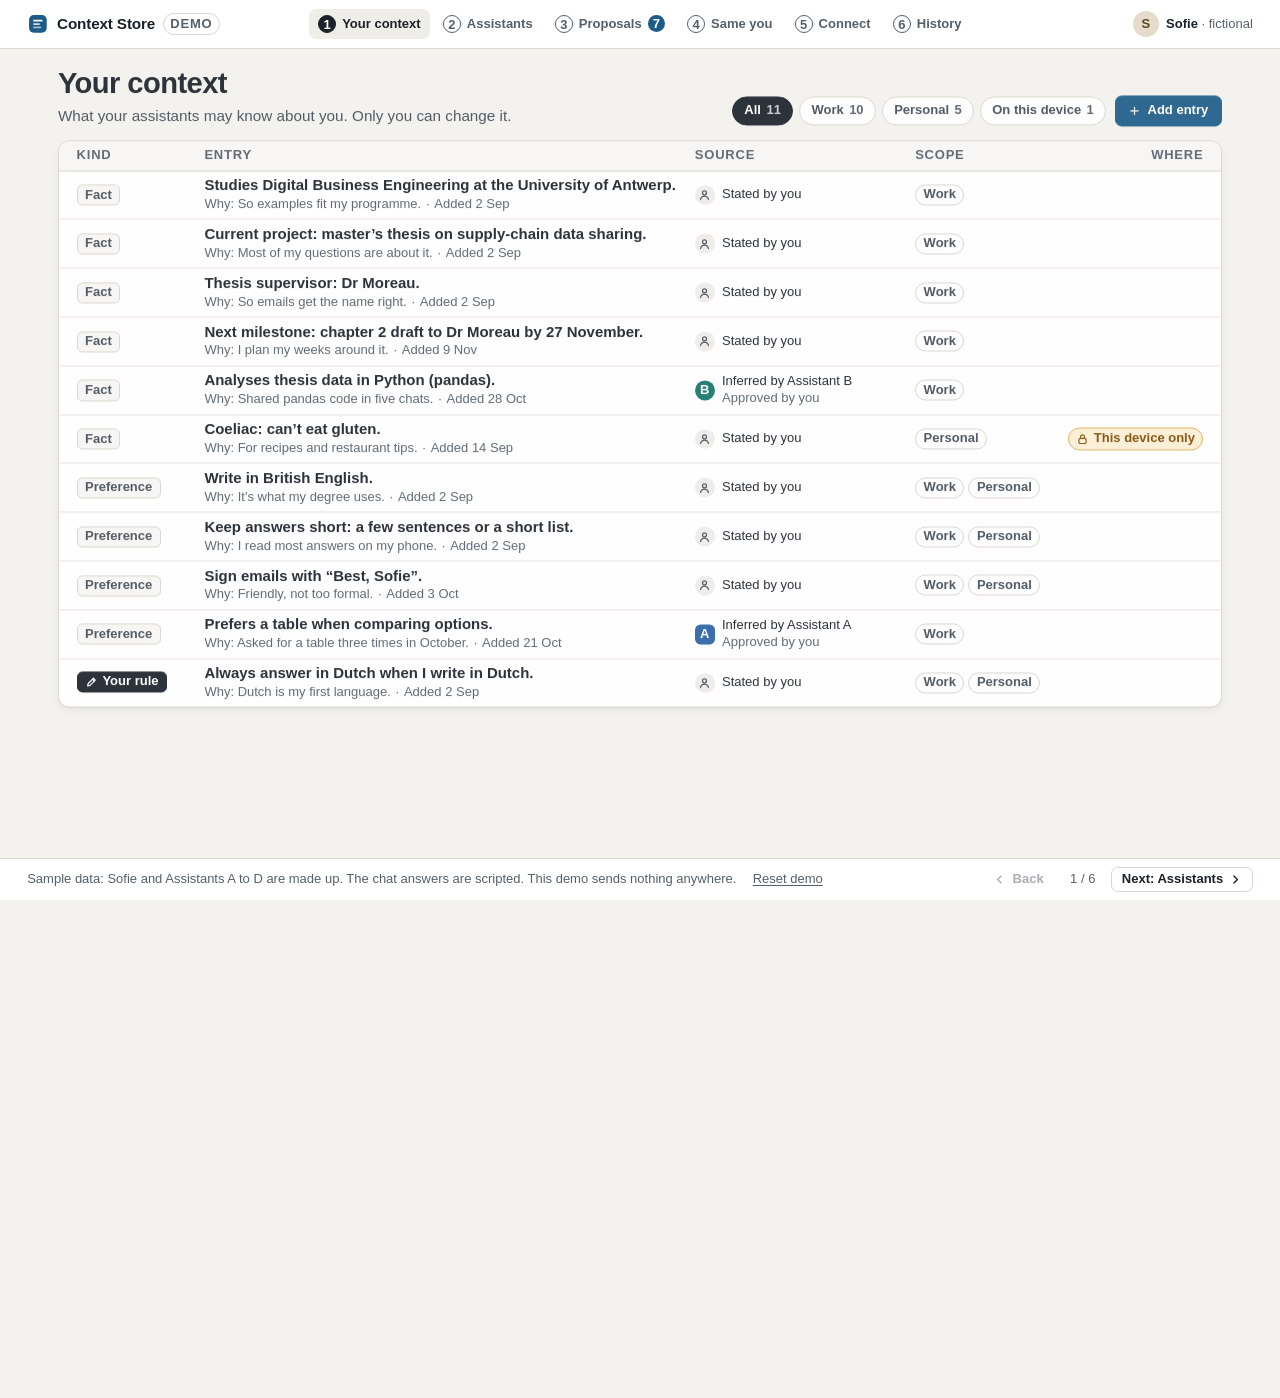
<file: index.html>
<!doctype html>
<html lang="en">
<head>
  <meta charset="utf-8">
  <meta name="viewport" content="width=device-width, initial-scale=1">
  <title>Context Store demo</title>
  <meta http-equiv="refresh" content="0; url=app/">
  <style>
    body { font: 18px/1.5 -apple-system, BlinkMacSystemFont, "Segoe UI", Roboto, sans-serif; margin: 3rem auto; max-width: 40rem; padding: 0 1rem; color: #1f2328; background: #f6f5f2; }
    a { color: #1f5f99; }
  </style>
</head>
<body>
  <p>Opening the demo… If nothing happens, <a href="app/">open it here</a>.</p>
</body>
</html>
</file>
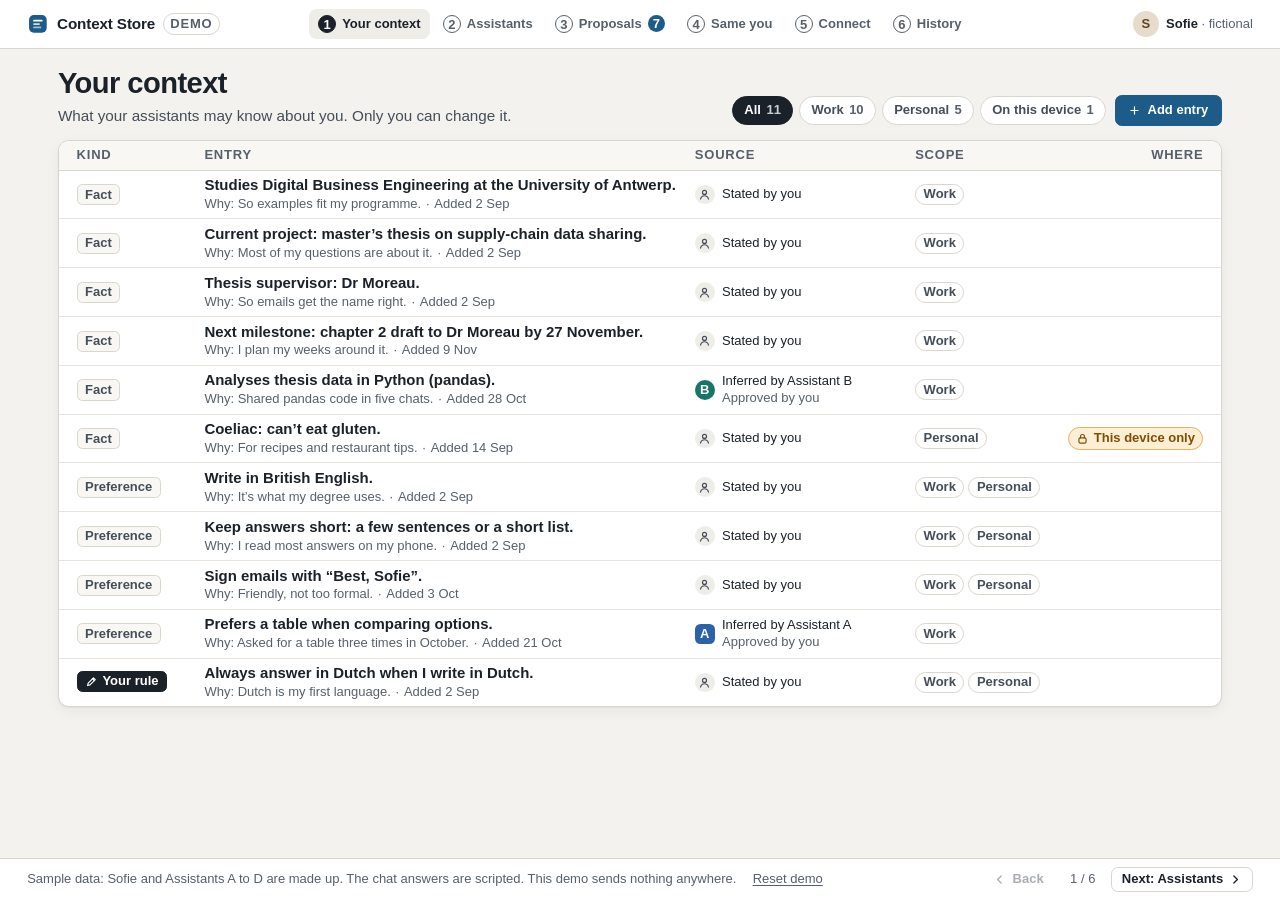
<file: app/index.html>
<!doctype html>
<html lang="en-GB">
<head>
  <meta charset="utf-8">
  <meta name="viewport" content="width=device-width, initial-scale=1">
  <title>Context Store: demo</title>
  <meta name="description" content="A demo of a context store that the user holds: assistants read it, may only propose changes, and the user approves each one.">
  <link rel="stylesheet" href="css/app.css">
</head>
<body>
  <div class="app">
    <header class="topbar">
      <div class="brand">
        <svg class="brand-mark" viewBox="0 0 32 32" aria-hidden="true">
          <rect x="3" y="3" width="26" height="26" rx="7" fill="currentColor"/>
          <rect x="9" y="10" width="14" height="2.6" rx="1.3" fill="#fff"/>
          <rect x="9" y="15" width="10" height="2.6" rx="1.3" fill="#fff" opacity="0.8"/>
          <rect x="9" y="20" width="12" height="2.6" rx="1.3" fill="#fff" opacity="0.6"/>
        </svg>
        <span>Context Store</span>
        <span class="tag">Demo</span>
      </div>
      <nav class="steps" id="steps" aria-label="Demo screens"></nav>
      <div class="who">
        <span class="avatar" aria-hidden="true">S</span>
        <span>Sofie <small>· fictional</small></span>
      </div>
    </header>

    <main class="stage" id="stage" tabindex="-1"></main>

    <footer class="presenter">
      <div class="note">
        <span>Sample data: Sofie and Assistants A to D are made up. The chat answers are scripted. This demo sends nothing anywhere.</span>
        <button class="link-btn" type="button" id="reset">Reset demo</button>
      </div>
      <div class="pager">
        <button class="btn btn-sm btn-quiet" type="button" id="prev" aria-label="Previous screen">
          <svg class="icon" viewBox="0 0 20 20" aria-hidden="true"><path d="M12.5 4.5 7 10l5.5 5.5" fill="none" stroke="currentColor" stroke-width="2" stroke-linecap="round" stroke-linejoin="round"/></svg>
          Back
        </button>
        <span class="pos" id="pos">1 / 6</span>
        <button class="btn btn-sm" type="button" id="next">
          <span id="next-label">Next</span>
          <svg class="icon" viewBox="0 0 20 20" aria-hidden="true"><path d="M7.5 4.5 13 10l-5.5 5.5" fill="none" stroke="currentColor" stroke-width="2" stroke-linecap="round" stroke-linejoin="round"/></svg>
        </button>
      </div>
    </footer>
  </div>

  <div id="toast" role="status" aria-live="polite"></div>
  <dialog id="dialog" aria-labelledby="dlg-title"></dialog>

  <script src="js/data.js"></script>
  <script src="js/firewall.js"></script>
  <script src="js/story.js"></script>
  <script src="js/app.js"></script>
</body>
</html>
</file>
<file: app/css/app.css>
/* Context Store demo. One light theme, made for projectors.
   Every size is in rem, and the root size follows the viewport, so the layout
   keeps its proportions at 1920x1080, 1366x768 and anything in between. */

:root {
  --bg: #f3f2ee;
  --surface: #ffffff;
  --surface-2: #f8f7f4;
  --surface-3: #efede8;
  --ink: #1b2129;
  --ink-2: #444e59;
  --ink-3: #56606b;
  --line: #d9d6ce;
  --line-2: #e7e4dd;

  --accent: #1d5c88;
  --accent-hover: #174d73;
  --accent-soft: #e5eef5;
  --accent-line: #b9cfe0;

  --ok: #1b6640;
  --ok-soft: #e2f0e7;
  --ok-line: #a9d2b8;
  --warn: #7f4d00;
  --warn-soft: #fcefd6;
  --warn-line: #e2b25c;
  --bad: #9e2a22;
  --bad-soft: #fae6e3;
  --bad-line: #e0a29b;

  --a: #2c62a6;
  --b: #187568;
  --c: #8a5726;
  --d: #5a6628;

  --radius: 0.8rem;
  --radius-sm: 0.5rem;
  --shadow: 0 1px 2px rgba(27, 33, 41, 0.05), 0 4px 14px rgba(27, 33, 41, 0.05);
  --shadow-lg: 0 10px 40px rgba(27, 33, 41, 0.18);
  --font: -apple-system, BlinkMacSystemFont, "Segoe UI", Inter, Roboto, "Helvetica Neue", Arial, sans-serif;
  --mono: ui-monospace, "SF Mono", Menlo, Consolas, monospace;
}

* { box-sizing: border-box; }

html {
  font-size: clamp(12px, min(1.0625vw, 1.95vh), 26px);
  -webkit-text-size-adjust: 100%;
}

/* Small windows (laptop projectors): root is ~14.5px there, so labels would fall under 13px.
   Text gets a 10% boost and a 13px floor; at 1920x1080 --t is 1 and the floor never applies. */
:root { --t: 1; }
@media (max-width: 1700px), (max-height: 900px) {
  :root { --t: 1.1; }
  .entries-head, .entry { grid-template-columns: 8.2rem minmax(0, 1fr) 15rem 10.5rem 11rem; }
  .lock-btn { white-space: nowrap; }
}

body {
  margin: 0;
  background: var(--bg);
  color: var(--ink);
  font-family: var(--font);
  font-size: max(13px, calc(1rem * var(--t)));
  line-height: 1.4;
  -webkit-font-smoothing: antialiased;
  font-feature-settings: "kern";
}

button, input, select, textarea { font: inherit; color: inherit; }
button { cursor: pointer; }
[hidden] { display: none !important; }

:focus-visible {
  outline: 3px solid var(--accent);
  outline-offset: 2px;
  border-radius: 0.35rem;
}

.sr-only {
  position: absolute; width: 1px; height: 1px; padding: 0; margin: -1px;
  overflow: hidden; clip: rect(0, 0, 0, 0); white-space: nowrap; border: 0;
}

.icon { width: 1em; height: 1em; flex: none; vertical-align: -0.14em; }

/* ---------- Frame ---------- */

.app {
  height: 100vh;
  display: grid;
  grid-template-rows: auto 1fr auto;
}

.topbar {
  display: grid;
  grid-template-columns: 1fr auto 1fr;
  align-items: center;
  gap: 1.5rem;
  padding: 0 2rem;
  height: 3.6rem;
  background: var(--surface);
  border-bottom: 1px solid var(--line);
}

.brand { display: flex; align-items: center; gap: 0.6rem; font-weight: 700; font-size: max(13px, calc(1.02rem * var(--t))); letter-spacing: -0.01em; }
.brand-mark { width: 1.6rem; height: 1.6rem; color: var(--accent); }
.tag {
  font-size: max(13px, calc(0.7rem * var(--t))); font-weight: 650; letter-spacing: 0.06em; text-transform: uppercase;
  color: var(--ink-3); border: 1px solid var(--line); border-radius: 999px; padding: 0.08rem 0.45rem;
}

.steps { display: flex; gap: 0.25rem; }
.step {
  display: flex; align-items: center; gap: 0.45rem;
  border: 0; background: transparent; color: var(--ink-3);
  padding: 0.45rem 0.7rem; border-radius: 0.55rem;
  font-size: max(13px, calc(0.8rem * var(--t))); font-weight: 600; white-space: nowrap;
}
.step:hover { background: var(--surface-2); color: var(--ink); }
.step .num {
  display: inline-grid; place-items: center;
  width: 1.3rem; height: 1.3rem; border-radius: 999px;
  border: 1.5px solid currentColor; font-size: max(13px, calc(0.7rem * var(--t))); font-weight: 700;
  font-variant-numeric: tabular-nums;
}
.step[aria-current="step"] { color: var(--ink); background: var(--surface-3); }
.step[aria-current="step"] .num { background: var(--ink); border-color: var(--ink); color: #fff; }
.step .count {
  min-width: 1.25rem; height: 1.25rem; padding: 0 0.35rem; border-radius: 999px;
  display: inline-grid; place-items: center;
  background: var(--accent); color: #fff; font-size: max(13px, calc(0.72rem * var(--t))); font-weight: 700;
}

.who { justify-self: end; display: flex; align-items: center; gap: 0.55rem; font-weight: 600; font-size: max(13px, calc(0.86rem * var(--t))); }
.who small { color: var(--ink-3); font-weight: 500; font-size: max(13px, calc(0.8rem * var(--t))); }
.avatar {
  width: 1.9rem; height: 1.9rem; border-radius: 999px;
  display: grid; place-items: center;
  background: #e7dccb; color: #5b4523; font-weight: 700; font-size: max(13px, calc(0.86rem * var(--t)));
}

.stage { overflow: auto; outline: none; }
.screen {
  max-width: 90rem; margin: 0 auto;
  padding: 1.3rem 2.2rem 1.1rem;
  min-height: 100%;
  display: flex; flex-direction: column;
}
.screen.enter { animation: enter 0.24s ease-out; }
@keyframes enter { from { opacity: 0; transform: translateY(0.4rem); } to { opacity: 1; transform: none; } }

.screen-head {
  display: flex; align-items: flex-end; justify-content: space-between; gap: 2rem;
  margin-bottom: 1rem;
}
.screen-head h1 { margin: 0; font-size: max(13px, calc(1.95rem * var(--t))); line-height: 1.12; letter-spacing: -0.02em; font-weight: 700; }
.screen-head p { margin: 0.4rem 0 0; color: var(--ink-2); font-size: max(13px, calc(1.02rem * var(--t))); }
.head-actions { display: flex; align-items: center; gap: 0.6rem; flex-wrap: wrap; justify-content: flex-end; }

.presenter {
  display: flex; align-items: center; justify-content: space-between; gap: 1.5rem;
  padding: 0 2rem; height: 3.1rem;
  border-top: 1px solid var(--line); background: var(--surface);
  font-size: max(13px, calc(0.82rem * var(--t))); color: var(--ink-3);
}
.presenter .note { display: flex; align-items: center; gap: 0.9rem; }
.pager { display: flex; align-items: center; gap: 0.6rem; }
.pager .pos { font-variant-numeric: tabular-nums; min-width: 3rem; text-align: center; }
.link-btn { border: 0; background: none; padding: 0.2rem 0.3rem; color: var(--ink-3); text-decoration: underline; text-underline-offset: 0.18em; font-size: max(13px, calc(0.82rem * var(--t))); }
.link-btn:hover { color: var(--ink); }

/* ---------- Buttons, chips, switches ---------- */

.btn {
  display: inline-flex; align-items: center; justify-content: center; gap: 0.45rem;
  height: 2.3rem; padding: 0 0.95rem; border-radius: var(--radius-sm);
  border: 1px solid var(--line); background: var(--surface); color: var(--ink);
  font-size: max(13px, calc(0.86rem * var(--t))); font-weight: 600; white-space: nowrap;
  transition: background 0.12s, border-color 0.12s;
}
.btn:hover { background: var(--surface-2); border-color: #c9c5bb; }
.btn:disabled { opacity: 0.45; cursor: not-allowed; }
.btn-primary { background: var(--accent); border-color: var(--accent); color: #fff; }
.btn-primary:hover { background: var(--accent-hover); border-color: var(--accent-hover); }
.btn-danger { color: var(--bad); border-color: var(--bad-line); }
.btn-danger:hover { background: var(--bad-soft); border-color: var(--bad); }
.btn-solid-danger { background: var(--bad); border-color: var(--bad); color: #fff; }
.btn-solid-danger:hover { background: #87231c; }
.btn-quiet { border-color: transparent; background: transparent; color: var(--ink-2); }
.btn-quiet:hover { background: var(--surface-3); border-color: transparent; }
.btn-sm { height: 1.9rem; padding: 0 0.7rem; font-size: max(13px, calc(0.78rem * var(--t))); }
.btn-lg { height: 2.7rem; padding: 0 1.3rem; font-size: max(13px, calc(0.95rem * var(--t))); }

.chip {
  display: inline-flex; align-items: center; gap: 0.32rem;
  height: 1.55rem; padding: 0 0.55rem; border-radius: 999px;
  border: 1px solid var(--line); background: var(--surface);
  font-size: max(13px, calc(0.78rem * var(--t))); font-weight: 600; color: var(--ink-2); white-space: nowrap;
}
.chip-kind { border-radius: 0.4rem; background: var(--surface-2); }
.chip-rule { background: var(--ink); border-color: var(--ink); color: #fff; }
.chip-ok { background: var(--ok-soft); border-color: var(--ok-line); color: var(--ok); }
.chip-warn { background: var(--warn-soft); border-color: var(--warn-line); color: var(--warn); }
.chip-bad { background: var(--bad-soft); border-color: var(--bad-line); color: var(--bad); }
.chip-info { background: var(--accent-soft); border-color: var(--accent-line); color: var(--accent); }
.chip-lock { background: var(--warn-soft); border-color: var(--warn-line); color: var(--warn); }

.filters { display: flex; gap: 0.4rem; }
.filter {
  height: 2.1rem; padding: 0 0.85rem; border-radius: 999px;
  border: 1px solid var(--line); background: var(--surface); color: var(--ink-2);
  font-size: max(13px, calc(0.82rem * var(--t))); font-weight: 600; display: inline-flex; align-items: center; gap: 0.4rem;
}
.filter b { font-weight: 700; color: var(--ink-3); font-variant-numeric: tabular-nums; }
.filter[aria-pressed="true"] { background: var(--ink); border-color: var(--ink); color: #fff; }
.filter[aria-pressed="true"] b { color: #c9ced4; }

.switch { position: relative; display: inline-flex; align-items: center; gap: 0.6rem; cursor: pointer; font-size: max(13px, calc(0.86rem * var(--t))); }
.switch input { position: absolute; opacity: 0; width: 1px; height: 1px; }
.switch .track {
  width: 2.3rem; height: 1.3rem; border-radius: 999px; background: #c5c1b7;
  position: relative; transition: background 0.15s; flex: none;
}
.switch .track::after {
  content: ""; position: absolute; top: 0.15rem; left: 0.15rem;
  width: 1rem; height: 1rem; border-radius: 999px; background: #fff;
  box-shadow: 0 1px 2px rgba(0, 0, 0, 0.25); transition: transform 0.15s;
}
.switch input:checked + .track { background: var(--ok); }
.switch input:checked + .track::after { transform: translateX(1rem); }
.switch input:focus-visible + .track { outline: 3px solid var(--accent); outline-offset: 2px; }
.switch input:disabled + .track { background: var(--line-2); }
.switch input:disabled ~ .switch-label { color: var(--ink-3); }

/* Assistant marks: plain letters, not logos */
.mark {
  width: 2rem; height: 2rem; border-radius: 0.55rem; flex: none;
  display: grid; place-items: center;
  color: #fff; font-weight: 700; font-size: max(13px, calc(0.95rem * var(--t))); letter-spacing: -0.02em;
}
.mark-sm { width: 1.45rem; height: 1.45rem; border-radius: 0.4rem; font-size: max(13px, calc(0.72rem * var(--t))); }
.mark-lg { width: 2.8rem; height: 2.8rem; border-radius: 0.75rem; font-size: max(13px, calc(1.25rem * var(--t))); }
.mark-assistant-a { background: var(--a); }
.mark-assistant-b { background: var(--b); border-radius: 999px; }
.mark-assistant-c { background: var(--c); }
.mark-assistant-d { background: var(--d); border-radius: 999px; }
.mark-user { background: #e7dccb; color: #5b4523; border-radius: 999px; }

.card {
  background: var(--surface); border: 1px solid var(--line);
  border-radius: var(--radius); box-shadow: var(--shadow);
}

/* ---------- 1. Your context ---------- */


.entries { overflow: hidden; }
.entries-head, .entry {
  display: grid;
  grid-template-columns: 8.2rem minmax(0, 1fr) 15rem 10.5rem 9.5rem;
  align-items: center; column-gap: 1.2rem;
  padding: 0 1.3rem;
}
.entries-head {
  height: 2.2rem; background: var(--surface-2); border-bottom: 1px solid var(--line);
  font-size: max(13px, calc(0.76rem * var(--t))); font-weight: 700; letter-spacing: 0.06em; text-transform: uppercase; color: var(--ink-3);
}
.entry {
  min-height: 3.1rem; padding-top: 0.42rem; padding-bottom: 0.42rem;
  border-bottom: 1px solid var(--line-2); cursor: pointer;
  transition: background 0.12s;
}
.entry:last-child { border-bottom: 0; }
.entry:hover { background: var(--surface-2); }
.entry.flash { animation: flash 2.2s ease-out; }
@keyframes flash { 0%, 30% { background: #fff6d6; } 100% { background: transparent; } }
.entry-text { font-size: max(13px, calc(1rem * var(--t))); font-weight: 550; line-height: 1.25; }
.entry-why { margin-top: 0.08rem; font-size: max(13px, calc(0.84rem * var(--t))); color: var(--ink-3); line-height: 1.28; }
.entry-why .sep { margin: 0 0.35rem; }
.source { display: flex; align-items: center; gap: 0.55rem; font-size: max(13px, calc(0.82rem * var(--t))); line-height: 1.25; }
.source .sub { display: block; color: var(--ink-3); font-size: max(13px, calc(0.8rem * var(--t))); }
.source-user { width: 1.45rem; height: 1.45rem; border-radius: 999px; flex: none; display: grid; place-items: center; background: var(--surface-3); color: var(--ink-2); }
.scopes { display: flex; gap: 0.3rem; flex-wrap: wrap; }
.lock-cell { display: flex; justify-content: flex-end; }
.lock-btn {
  display: inline-flex; align-items: center; gap: 0.35rem;
  border: 1px solid transparent; background: transparent; color: var(--ink-3);
  height: 1.75rem; padding: 0 0.55rem; border-radius: 999px; font-size: max(13px, calc(0.76rem * var(--t))); font-weight: 600;
  opacity: 0; transition: opacity 0.12s;
}
.entry:hover .lock-btn, .lock-btn:focus-visible { opacity: 1; border-color: var(--line); }
.lock-btn.on { opacity: 1; background: var(--warn-soft); border-color: var(--warn-line); color: var(--warn); }

/* ---------- 2. Connected assistants ---------- */

.assistants { display: grid; grid-template-columns: repeat(var(--cols, 3), minmax(0, 1fr)); gap: 1.1rem; align-items: stretch; }
.assistant { padding: 1.15rem 1.25rem 1.05rem; display: flex; flex-direction: column; gap: 0.85rem; min-width: 0; }
.assistant.paused { background: var(--surface-2); }
.assistant.paused .assistant-body { opacity: 0.55; }
.assistant-head { display: flex; align-items: center; gap: 0.8rem; min-width: 0; }
.assistant-head > div { min-width: 0; flex: 1; }
.name-row { display: flex; align-items: center; gap: 0.6rem; justify-content: space-between; }
.assistant-head h2 { margin: 0; font-size: max(13px, calc(1.12rem * var(--t))); letter-spacing: -0.01em; white-space: nowrap; }
.assistant-head p { margin: 0.12rem 0 0; font-size: max(13px, calc(0.8rem * var(--t))); color: var(--ink-3); white-space: nowrap; overflow: hidden; text-overflow: ellipsis; }
.assistant-body { display: flex; flex-direction: column; gap: 0.85rem; flex: 1; }
.section-label { font-size: max(13px, calc(0.76rem * var(--t))); font-weight: 700; letter-spacing: 0.07em; text-transform: uppercase; color: var(--ink-3); margin: 0 0 0.4rem; }
.perm-list { display: flex; flex-direction: column; gap: 0.45rem; }
.perm { display: flex; align-items: center; justify-content: space-between; gap: 0.8rem; font-size: max(13px, calc(0.88rem * var(--t))); }
.perm .count-inline { color: var(--ink-3); font-size: max(13px, calc(0.82rem * var(--t))); margin-left: 0.3rem; }
.perm .hint { color: var(--ink-3); font-size: max(13px, calc(0.8rem * var(--t))); display: block; }
.stats { display: grid; grid-template-columns: auto 1fr; gap: 0.3rem 0.8rem; font-size: max(13px, calc(0.88rem * var(--t))); margin: 0; padding-top: 0.75rem; border-top: 1px solid var(--line-2); }
.stats dt { color: var(--ink-3); }
.stats dd { margin: 0; font-weight: 650; display: flex; align-items: center; gap: 0.45rem; flex-wrap: wrap; }
.stats .chip { height: 1.45rem; }
.log { margin: 0; padding: 0; list-style: none; border-top: 1px solid var(--line-2); }
.log li { display: grid; grid-template-columns: 4.8rem 1fr; gap: 0.5rem; padding: 0.4rem 0; border-bottom: 1px solid var(--line-2); font-size: max(13px, calc(0.84rem * var(--t))); color: var(--ink-2); }
.log li time { color: var(--ink-3); font-variant-numeric: tabular-nums; }
.log li.new { animation: flash 2.2s ease-out; }
.assistant-actions { display: flex; gap: 0.5rem; margin-top: auto; }

/* ---------- 3. Proposals ---------- */

.inbox { display: grid; grid-template-columns: 27rem minmax(0, 1fr); gap: 1.1rem; flex: 1; min-height: 0; }
.inbox-list { padding: 0.5rem; display: flex; flex-direction: column; gap: 0.3rem; overflow: auto; align-self: start; max-height: 100%; }
.list-tabs { display: flex; gap: 0.3rem; padding: 0.35rem 0.4rem 0.6rem; border-bottom: 1px solid var(--line-2); margin-bottom: 0.25rem; }
.list-tabs .filter { height: 1.85rem; font-size: max(13px, calc(0.74rem * var(--t))); padding: 0 0.7rem; }
.prop-item {
  display: grid; grid-template-columns: auto minmax(0, 1fr); column-gap: 0.65rem; row-gap: 0.12rem;
  align-items: center; text-align: left; border: 1px solid transparent; background: transparent;
  border-radius: 0.6rem; padding: 0.55rem 0.7rem;
}
.prop-item:hover { background: var(--surface-2); }
.prop-item[aria-current="true"] { background: var(--accent-soft); border-color: var(--accent-line); }
.prop-item .mark { grid-row: span 2; align-self: start; margin-top: 0.15rem; }
.prop-top { display: flex; align-items: center; gap: 0.5rem; font-size: max(13px, calc(0.8rem * var(--t))); color: var(--ink-3); min-width: 0; }
.prop-top strong { color: var(--ink-2); font-weight: 650; }
.prop-top .t { font-variant-numeric: tabular-nums; }
.prop-top .chip { margin-left: auto; height: 1.45rem; font-size: max(13px, calc(0.74rem * var(--t))); }
.prop-text { font-size: max(13px, calc(0.9rem * var(--t))); font-weight: 550; line-height: 1.3; white-space: nowrap; overflow: hidden; text-overflow: ellipsis; }
.empty-note { padding: 1.4rem 1rem; color: var(--ink-3); font-size: max(13px, calc(0.86rem * var(--t))); text-align: center; }

.detail { padding: 1.25rem 1.5rem; display: flex; flex-direction: column; gap: 0.8rem; overflow: auto; }
.detail-head { display: flex; align-items: center; gap: 0.85rem; }
.detail-head h2 { margin: 0; font-size: max(13px, calc(1.2rem * var(--t))); letter-spacing: -0.01em; }
.detail-head p { margin: 0.1rem 0 0; font-size: max(13px, calc(0.8rem * var(--t))); color: var(--ink-3); }
.detail-head .chip { margin-left: auto; height: 1.8rem; font-size: max(13px, calc(0.8rem * var(--t))); padding: 0 0.75rem; }

.diff { border: 1px solid var(--line); border-radius: var(--radius-sm); overflow: hidden; font-size: max(13px, calc(1.02rem * var(--t))); }
.diff-row { display: grid; grid-template-columns: 5.6rem 1fr; align-items: baseline; gap: 0.8rem; padding: 0.6rem 0.95rem; }
.diff-row + .diff-row { border-top: 1px solid var(--line-2); }
.diff-row .side { font-size: max(13px, calc(0.74rem * var(--t))); font-weight: 700; letter-spacing: 0.06em; text-transform: uppercase; color: var(--ink-3); }
.diff-row.add { background: #f2f8f4; }
.diff-row.add .side { color: var(--ok); }
.diff-row.flag-warn { background: #fdf6e8; }
.diff-row.flag-warn .side { color: var(--warn); }
.diff-row.flag-bad { background: #fcf0ee; }
.diff-row.flag-bad .side { color: var(--bad); }
.diff-row.old { background: #fbf6f5; }
.diff-row.old .side { color: var(--bad); }
.diff del { background: #f6d2cd; color: #7b1d16; text-decoration: line-through; text-decoration-thickness: 2px; border-radius: 0.2rem; padding: 0 0.12rem; }
.diff ins { background: #cfe8d7; color: #134d30; text-decoration: none; border-radius: 0.2rem; padding: 0 0.12rem; font-weight: 600; }
.hidden-mark {
  display: inline-flex; align-items: center; gap: 0.3rem; margin-left: 0.35rem;
  border: 1.5px dashed var(--bad); color: var(--bad); background: var(--bad-soft);
  border-radius: 0.3rem; padding: 0 0.4rem; font-size: max(13px, calc(0.74rem * var(--t))); font-weight: 700; vertical-align: 0.1em;
}
.revealed { margin-top: 0.4rem; font-size: max(13px, calc(0.86rem * var(--t))); color: var(--bad); }
.revealed code { font-family: var(--mono); font-size: max(13px, calc(0.82rem * var(--t))); background: var(--bad-soft); padding: 0.05rem 0.3rem; border-radius: 0.25rem; }

.facts { display: grid; grid-template-columns: 8.5rem 1fr; gap: 0.45rem 1rem; margin: 0; font-size: max(13px, calc(0.92rem * var(--t))); }
.facts dt { color: var(--ink-3); font-size: max(13px, calc(0.84rem * var(--t))); padding-top: 0.06rem; }
.facts dd { margin: 0; color: var(--ink); }
.facts dd .warn-text { color: var(--warn); font-weight: 600; }

.verdict { border-radius: var(--radius-sm); padding: 0.8rem 1rem; border: 1px solid; display: flex; gap: 0.75rem; align-items: flex-start; }
.verdict .icon { width: 1.35rem; height: 1.35rem; margin-top: 0.05rem; }
.verdict h3 { margin: 0; font-size: max(13px, calc(0.98rem * var(--t))); }
.verdict p { margin: 0.15rem 0 0; font-size: max(13px, calc(0.9rem * var(--t))); color: var(--ink-2); }
.verdict.clean { background: var(--ok-soft); border-color: var(--ok-line); }
.verdict.clean h3, .verdict.clean .icon { color: var(--ok); }
.verdict.review { background: var(--accent-soft); border-color: var(--accent-line); }
.verdict.review h3, .verdict.review .icon { color: var(--accent); }
.verdict.quarantined { background: var(--warn-soft); border-color: var(--warn-line); }
.verdict.quarantined h3, .verdict.quarantined .icon { color: var(--warn); }
.verdict.blocked { background: var(--bad-soft); border-color: var(--bad-line); }
.verdict.blocked h3, .verdict.blocked .icon { color: var(--bad); }

.checks { list-style: none; margin: 0; padding: 0; display: grid; grid-template-columns: 1fr 1fr; gap: 0.3rem 1.4rem; }
.checks li { display: flex; gap: 0.5rem; align-items: flex-start; font-size: max(13px, calc(0.88rem * var(--t))); color: var(--ink-2); line-height: 1.3; }
.checks li .icon { width: 1.05rem; height: 1.05rem; margin-top: 0.06rem; }
.checks li.pass .icon { color: var(--ok); }
.checks li.fail { color: var(--ink); }
.checks li.fail .icon { color: var(--warn); }
.checks li.fail.bad .icon { color: var(--bad); }
.checks li .why-fail { display: block; color: var(--ink-3); font-size: max(13px, calc(0.76rem * var(--t))); }

.actions { display: flex; gap: 0.6rem; align-items: center; margin-top: auto; padding-top: 0.2rem; }
.actions .spacer { flex: 1; }
.decided { font-size: max(13px, calc(0.88rem * var(--t))); color: var(--ink-2); display: flex; align-items: center; gap: 0.5rem; }

.edit-box { display: flex; flex-direction: column; gap: 0.5rem; }
.edit-box label { font-size: max(13px, calc(0.78rem * var(--t))); color: var(--ink-3); font-weight: 600; }
.text-input {
  width: 100%; border: 1px solid #bfbab0; border-radius: var(--radius-sm);
  padding: 0.6rem 0.75rem; font-size: max(13px, calc(1rem * var(--t))); background: #fff;
}
.text-input:focus { outline: 3px solid var(--accent-line); border-color: var(--accent); }

/* ---------- 4. Same you, different assistant ---------- */

.ask-row { display: flex; align-items: center; justify-content: space-between; gap: 1.5rem; margin-bottom: 0.9rem; }
.ask { display: flex; align-items: center; gap: 0.8rem; font-size: max(13px, calc(1rem * var(--t))); }
.ask .label { color: var(--ink-3); font-size: max(13px, calc(0.86rem * var(--t))); }
.ask .bubble { background: var(--ink); color: #fff; padding: 0.5rem 0.95rem; border-radius: 1rem 1rem 0.25rem 1rem; font-weight: 550; }
.used { display: flex; align-items: center; gap: 0.45rem; flex-wrap: wrap; margin-bottom: 1rem; }
.used .label { font-size: max(13px, calc(0.82rem * var(--t))); color: var(--ink-3); margin-right: 0.2rem; }
.ctx-chip {
  display: inline-flex; align-items: center; gap: 0.4rem;
  height: 2rem; padding: 0 0.75rem; border-radius: 0.5rem;
  border: 1px solid var(--line); background: var(--surface); font-size: max(13px, calc(0.82rem * var(--t))); color: var(--ink);
}
.ctx-chip .k { color: var(--ink-3); }
.ctx-chip.editable { border-color: var(--accent-line); background: var(--accent-soft); cursor: pointer; }
.ctx-chip.editable:hover { border-color: var(--accent); }
.ctx-chip.editable .icon { color: var(--accent); }
.ctx-chip input { border: 0; background: transparent; width: 11rem; font-size: max(13px, calc(0.82rem * var(--t))); outline: none; padding: 0; }
.ctx-chip.editing { background: #fff; border-color: var(--accent); box-shadow: 0 0 0 3px var(--accent-line); }

.panes { display: grid; grid-template-columns: 1fr 1fr; gap: 1.1rem; flex: 1; min-height: 0; }
.pane { display: flex; flex-direction: column; overflow: hidden; }
.pane-inner { display: flex; flex-direction: column; flex: 1; min-height: 0; }
.pane-head { display: flex; align-items: center; gap: 0.7rem; padding: 0.75rem 1.1rem; border-bottom: 1px solid var(--line-2); }
.pane-head h2 { margin: 0; font-size: max(13px, calc(1rem * var(--t))); }
.pane-head p { margin: 0; font-size: max(13px, calc(0.8rem * var(--t))); color: var(--ink-3); }
.pane-head .chip { margin-left: auto; }
.pane-a .pane-head { background: #f4f7fb; }
.pane-b .pane-head { background: #f2f8f6; }
.pane-body { padding: 0.95rem 1.15rem; display: flex; flex-direction: column; gap: 0.75rem; flex: 1; overflow: auto; }
.msg-user { align-self: flex-end; background: var(--surface-3); padding: 0.45rem 0.85rem; border-radius: 0.9rem 0.9rem 0.25rem 0.9rem; font-size: max(13px, calc(0.86rem * var(--t))); }
.msg-bot { display: flex; gap: 0.65rem; align-items: flex-start; }
.msg-bot .bot-text { font-size: max(13px, calc(0.88rem * var(--t))); color: var(--ink-2); margin: 0.15rem 0 0.45rem; }
.email {
  border: 1px solid var(--line); border-radius: var(--radius-sm); background: #fff;
  padding: 0.75rem 0.95rem; font-size: max(13px, calc(0.92rem * var(--t))); line-height: 1.42;
}
.pane-b .email { border-radius: 0.2rem; border-left: 3px solid var(--b); background: #fcfdfc; }
.pane-a .email { border-left: 3px solid var(--a); }
.email .to { font-size: max(13px, calc(0.86rem * var(--t))); color: var(--ink-2); margin-bottom: 0.15rem; }
.email .subject { font-weight: 650; padding-bottom: 0.45rem; margin-bottom: 0.5rem; border-bottom: 1px solid var(--line-2); }
.email p { margin: 0 0 0.5rem; }
.email p:last-child { margin-bottom: 0; }
.email .placeholder { background: #fff1c9; color: #6f4b00; border-radius: 0.2rem; padding: 0 0.15rem; }
.email .changed { animation: changed 2.6s ease-out; border-radius: 0.2rem; }
@keyframes changed { 0%, 35% { background: #ffe9a3; box-shadow: 0 0 0 0.2rem #ffe9a3; } 100% { background: transparent; box-shadow: 0 0 0 0.2rem transparent; } }
.pane-foot { padding: 0.6rem 1.1rem; border-top: 1px solid var(--line-2); font-size: max(13px, calc(0.84rem * var(--t))); color: var(--ink-3); display: flex; gap: 0.4rem; align-items: center; flex-wrap: wrap; }
.pane-foot.off { color: var(--warn); }
.typing { display: inline-flex; gap: 0.25rem; padding: 0.6rem 0.2rem; }
.typing i { width: 0.45rem; height: 0.45rem; border-radius: 999px; background: #b7b2a7; animation: dot 1s infinite ease-in-out; }
.typing i:nth-child(2) { animation-delay: 0.15s; }
.typing i:nth-child(3) { animation-delay: 0.3s; }
@keyframes dot { 0%, 80%, 100% { opacity: 0.3; transform: translateY(0); } 40% { opacity: 1; transform: translateY(-0.15rem); } }

/* ---------- 5. Connect ---------- */

.connect { display: grid; grid-template-columns: minmax(0, 0.9fr) minmax(0, 1.1fr); gap: 3rem; align-items: center; flex: 1; padding-bottom: 1rem; }
.how { list-style: none; margin: 0; padding: 0; display: flex; flex-direction: column; gap: 1.3rem; }
.how li { display: grid; grid-template-columns: 2.4rem 1fr; gap: 1rem; align-items: start; }
.how .n { width: 2.4rem; height: 2.4rem; border-radius: 999px; border: 2px solid var(--ink); display: grid; place-items: center; font-weight: 700; }
.how li.done .n { background: var(--ok); border-color: var(--ok); color: #fff; }
.how li.now .n { background: var(--ink); color: #fff; }
.how h3 { margin: 0.25rem 0 0.2rem; font-size: max(13px, calc(1.08rem * var(--t))); }
.how p { margin: 0; color: var(--ink-2); font-size: max(13px, calc(0.9rem * var(--t))); }
.how-note { margin-top: 1.6rem; padding-top: 1.1rem; border-top: 1px solid var(--line); color: var(--ink-3); font-size: max(13px, calc(0.84rem * var(--t))); max-width: 34rem; }

.window { overflow: hidden; max-width: 40rem; width: 100%; justify-self: center; box-shadow: var(--shadow-lg); }
.window-bar { display: flex; align-items: center; gap: 0.7rem; padding: 0.65rem 1rem; background: var(--surface-2); border-bottom: 1px solid var(--line); }
.window-bar .dots { display: flex; gap: 0.35rem; }
.window-bar .dots i { width: 0.65rem; height: 0.65rem; border-radius: 999px; background: #d4d0c7; }
.window-bar strong { font-size: max(13px, calc(0.86rem * var(--t))); }
.window-bar .meta { font-size: max(13px, calc(0.82rem * var(--t))); color: var(--ink-3); margin-left: auto; }
.sheet { padding: 1.6rem 1.8rem 1.5rem; display: flex; flex-direction: column; gap: 1.05rem; }
.sheet h2 { margin: 0; font-size: max(13px, calc(1.38rem * var(--t))); letter-spacing: -0.015em; line-height: 1.2; }
.sheet .lead { margin: 0; color: var(--ink-2); font-size: max(13px, calc(0.92rem * var(--t))); }
.pair { display: flex; align-items: center; gap: 0.7rem; }
.pair .link-line { width: 2.2rem; height: 2px; background: repeating-linear-gradient(90deg, #a9a49a 0 6px, transparent 6px 10px); }
.wallet-btn { justify-content: flex-start; gap: 0.75rem; height: 3.1rem; font-size: max(13px, calc(0.95rem * var(--t))); }
.wallet-btn .icon { width: 1.35rem; height: 1.35rem; }
.consent { list-style: none; margin: 0; padding: 0; border: 1px solid var(--line); border-radius: var(--radius-sm); }
.consent li { display: flex; align-items: center; justify-content: space-between; gap: 1rem; padding: 0.65rem 0.9rem; border-bottom: 1px solid var(--line-2); font-size: max(13px, calc(0.9rem * var(--t))); }
.consent li:last-child { border-bottom: 0; }
.consent .hint { display: block; color: var(--ink-3); font-size: max(13px, calc(0.82rem * var(--t))); }
.cant { margin: 0; padding: 0; list-style: none; font-size: max(13px, calc(0.82rem * var(--t))); color: var(--ink-2); display: flex; flex-direction: column; gap: 0.25rem; }
.cant li { display: flex; gap: 0.45rem; align-items: center; }
.cant .icon { color: var(--ink-3); }
.sheet-actions { display: flex; gap: 0.6rem; justify-content: flex-end; }
.success { display: flex; flex-direction: column; align-items: flex-start; gap: 0.8rem; }
.success .big-check { width: 3rem; height: 3rem; border-radius: 999px; background: var(--ok-soft); color: var(--ok); display: grid; place-items: center; }
.success .big-check .icon { width: 1.6rem; height: 1.6rem; }
.fine { font-size: max(13px, calc(0.82rem * var(--t))); color: var(--ink-3); margin: 0; }

/* ---------- 6. History ---------- */

.timeline { padding: 0.4rem 1.6rem 0.6rem; overflow: auto; }
.day { font-size: max(13px, calc(0.76rem * var(--t))); font-weight: 700; letter-spacing: 0.07em; text-transform: uppercase; color: var(--ink-3); padding: 0.9rem 0 0.4rem 7rem; }
.event { display: grid; grid-template-columns: 5.2rem 1.8rem minmax(0, 1fr) auto; gap: 0 0.9rem; align-items: start; position: relative; }
.event time { font-size: max(13px, calc(0.82rem * var(--t))); color: var(--ink-3); text-align: right; padding-top: 0.75rem; font-variant-numeric: tabular-nums; }
.event .rail { position: relative; height: 100%; }
.event .rail::before { content: ""; position: absolute; left: 50%; top: 0; bottom: 0; width: 2px; background: var(--line); transform: translateX(-50%); }
.event .dot { position: absolute; left: 50%; top: 0.8rem; width: 0.85rem; height: 0.85rem; border-radius: 999px; transform: translateX(-50%); background: var(--surface); border: 2.5px solid var(--ink-3); }
.event.via .dot { border-color: var(--accent); }
.event.undo .dot { border-color: var(--warn); }
.event-body { padding: 0.55rem 0 0.75rem; border-bottom: 1px solid var(--line-2); }
.event-title { font-size: max(13px, calc(0.92rem * var(--t))); font-weight: 650; display: flex; align-items: center; gap: 0.5rem; flex-wrap: wrap; }
.event-text { font-size: max(13px, calc(0.98rem * var(--t))); margin-top: 0.15rem; }
.event-text del { background: #f6d2cd; color: #7b1d16; border-radius: 0.2rem; padding: 0 0.12rem; }
.event-text ins { background: #cfe8d7; color: #134d30; text-decoration: none; border-radius: 0.2rem; padding: 0 0.12rem; font-weight: 600; }
.event-meta { font-size: max(13px, calc(0.84rem * var(--t))); color: var(--ink-3); margin-top: 0.2rem; display: flex; align-items: center; gap: 0.4rem; flex-wrap: wrap; }
.event.is-undone .event-text { color: var(--ink-3); text-decoration: line-through; }
.event-action { padding-top: 0.6rem; }
.event.new .event-body { animation: flash 2.2s ease-out; }

/* ---------- Toast and dialog ---------- */

#toast {
  position: fixed; left: 50%; bottom: 4rem; transform: translate(-50%, 1rem);
  background: var(--ink); color: #fff; border-radius: 0.7rem; padding: 0.65rem 0.75rem 0.65rem 1.1rem;
  display: flex; align-items: center; gap: 1rem; font-size: max(13px, calc(0.9rem * var(--t))); font-weight: 550;
  box-shadow: var(--shadow-lg); opacity: 0; pointer-events: none; transition: opacity 0.18s, transform 0.18s;
  z-index: 20;
}
#toast.show { opacity: 1; transform: translate(-50%, 0); pointer-events: auto; }
#toast button { background: #313a45; border: 0; color: #fff; border-radius: 0.45rem; height: 1.9rem; padding: 0 0.75rem; font-weight: 650; font-size: max(13px, calc(0.82rem * var(--t))); }
#toast button:hover { background: #3d4855; }

dialog {
  border: 0; border-radius: 1rem; padding: 0; width: min(40rem, 92vw);
  box-shadow: var(--shadow-lg); color: var(--ink);
}
dialog::backdrop { background: rgba(27, 33, 41, 0.38); }
.dlg { padding: 1.4rem 1.6rem 1.3rem; display: flex; flex-direction: column; gap: 0.9rem; }
.dlg h2 { margin: 0; font-size: max(13px, calc(1.25rem * var(--t))); }
.dlg .field { display: flex; flex-direction: column; gap: 0.35rem; }
.dlg .field > span { font-size: max(13px, calc(0.78rem * var(--t))); font-weight: 650; color: var(--ink-2); }
.dlg .row { display: flex; gap: 1.2rem; flex-wrap: wrap; align-items: center; }
.dlg .seg { display: inline-flex; border: 1px solid var(--line); border-radius: 0.55rem; overflow: hidden; }
.dlg .seg label { padding: 0.4rem 0.8rem; font-size: max(13px, calc(0.84rem * var(--t))); cursor: pointer; border-right: 1px solid var(--line); }
.dlg .seg label:last-child { border-right: 0; }
.dlg .seg input { position: absolute; opacity: 0; width: 1px; height: 1px; }
.dlg .seg label:has(input:checked) { background: var(--ink); color: #fff; }
.dlg .seg label:has(input:focus-visible) { outline: 3px solid var(--accent); outline-offset: -3px; }
.check { display: inline-flex; align-items: center; gap: 0.45rem; font-size: max(13px, calc(0.88rem * var(--t))); cursor: pointer; }
.check input { width: 1.05rem; height: 1.05rem; accent-color: var(--ink); }
.dlg-actions { display: flex; gap: 0.6rem; align-items: center; margin-top: 0.3rem; }
.dlg-actions .spacer { flex: 1; }
.dlg .note { font-size: max(13px, calc(0.8rem * var(--t))); color: var(--ink-3); margin: 0; }

@media (prefers-reduced-motion: reduce) {
  *, *::before, *::after { animation: none !important; transition: none !important; }
}

/* Screenshot mode: no motion, so captures are stable */
.shot *, .shot *::before, .shot *::after { animation: none !important; transition: none !important; }

.sheet-who { display: flex; align-items: center; gap: 0.65rem; font-size: max(13px, calc(0.86rem * var(--t))); color: var(--ink-3); }
.sheet-who strong { color: var(--ink); font-size: max(13px, calc(0.95rem * var(--t))); }
.done-card { align-items: center; justify-content: center; text-align: center; gap: 0.9rem; }
.done-card .big-check { width: 3.4rem; height: 3.4rem; border-radius: 999px; background: var(--ok-soft); color: var(--ok); display: grid; place-items: center; }
.done-card .big-check .icon { width: 1.8rem; height: 1.8rem; }
.done-card h2 { margin: 0; font-size: max(13px, calc(1.4rem * var(--t))); letter-spacing: -0.015em; }
.done-card .lead { margin: 0; color: var(--ink-2); max-width: 34rem; }
.done-card .sheet-actions { justify-content: center; margin-top: 0.4rem; }
.later-note { display: inline-block; max-width: 9.5rem; font-size: max(13px, calc(0.78rem * var(--t))); line-height: 1.25; color: var(--ink-3); text-align: right; }

.detail-grid { display: grid; grid-template-columns: minmax(0, 1.35fr) minmax(0, 1fr); gap: 1.2rem; align-items: start; }
.store-facts .facts { grid-template-columns: 8rem 1fr; gap: 0.3rem 0.9rem; }
.cant-see { margin: 0.4rem 0 0; font-size: max(13px, calc(0.82rem * var(--t))); color: var(--ink-3); }
.claim { border-left: 3px solid var(--line); padding: 0.1rem 0 0.1rem 0.9rem; }
.claim p { margin: 0; font-size: max(13px, calc(0.92rem * var(--t))); color: var(--ink); }
.claim .section-label { margin-bottom: 0.4rem; font-size: max(13px, calc(0.76rem * var(--t))); color: var(--ink-3); }
.claim .basis { color: var(--ink-3); font-size: max(13px, calc(0.84rem * var(--t))); margin-top: 0.25rem; }
.checks li.fail.bad .icon { color: var(--bad); }
.checks li.fail.warn .icon { color: var(--warn); }
.checks li.fail.info .icon { color: var(--accent); }
.label-note { text-transform: none; letter-spacing: 0; font-weight: 500; color: var(--ink-3); }
</file>
